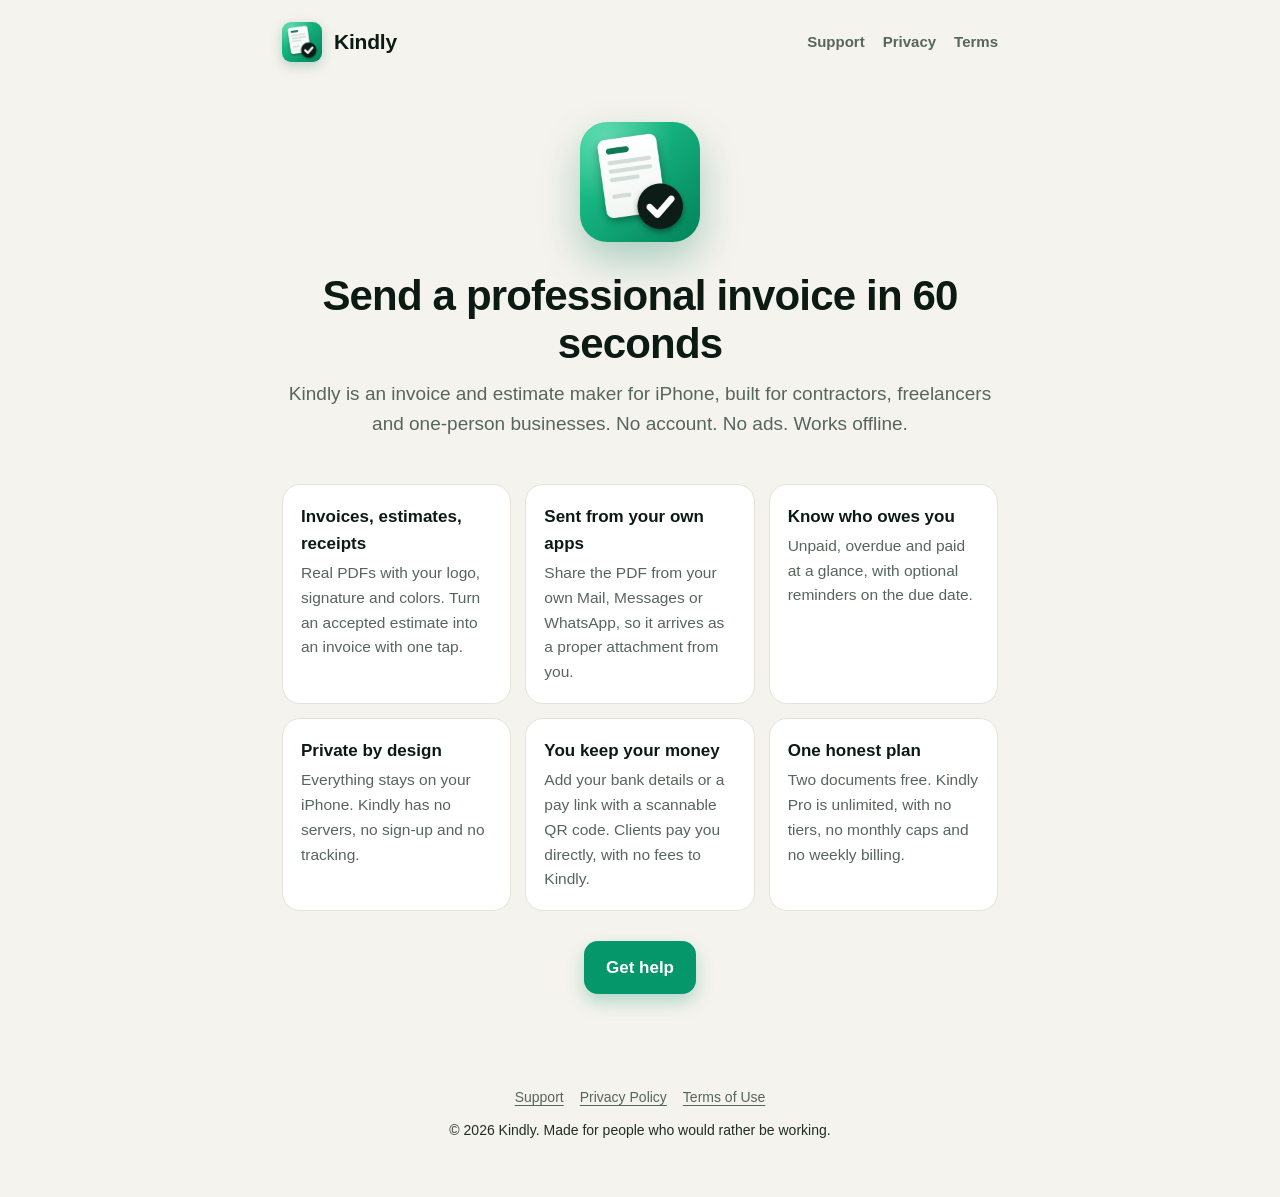
<file: index.html>
<!doctype html>
<html lang="en">
<head>
<meta charset="utf-8">
<meta name="viewport" content="width=device-width, initial-scale=1">
<title>Kindly — Invoice Maker for iPhone</title>
<meta name="description" content="Kindly is a fast, private invoice and estimate maker for iPhone. No account, no ads, works offline.">
<link rel="icon" href="icon.png">
<link rel="stylesheet" href="style.css">
</head>
<body>
<header class="site"><div class="wrap">
  <a class="brand" href="./"><img src="icon.png" alt=""><span>Kindly</span></a>
  <nav class="site"><a href="support.html">Support</a><a href="privacy.html">Privacy</a><a href="terms.html">Terms</a></nav>
</div></header>
<main><div class="wrap">
  <section class="hero">
    <img src="icon.png" alt="Kindly app icon">
    <h1>Send a professional invoice in 60 seconds</h1>
    <p class="lede">Kindly is an invoice and estimate maker for iPhone, built for contractors, freelancers and one-person businesses. No account. No ads. Works offline.</p>
  </section>
  <div class="grid">
    <div class="tile"><h3>Invoices, estimates, receipts</h3><p>Real PDFs with your logo, signature and colors. Turn an accepted estimate into an invoice with one tap.</p></div>
    <div class="tile"><h3>Sent from your own apps</h3><p>Share the PDF from your own Mail, Messages or WhatsApp, so it arrives as a proper attachment from you.</p></div>
    <div class="tile"><h3>Know who owes you</h3><p>Unpaid, overdue and paid at a glance, with optional reminders on the due date.</p></div>
    <div class="tile"><h3>Private by design</h3><p>Everything stays on your iPhone. Kindly has no servers, no sign-up and no tracking.</p></div>
    <div class="tile"><h3>You keep your money</h3><p>Add your bank details or a pay link with a scannable QR code. Clients pay you directly, with no fees to Kindly.</p></div>
    <div class="tile"><h3>One honest plan</h3><p>Two documents free. Kindly Pro is unlimited, with no tiers, no monthly caps and no weekly billing.</p></div>
  </div>
  <p style="text-align:center;margin-top:30px"><a class="button" href="support.html">Get help</a></p>
</div></main>
<footer class="site"><div class="wrap">
  <a href="support.html">Support</a><a href="privacy.html">Privacy Policy</a><a href="terms.html">Terms of Use</a>
  <p>© 2026 Kindly. Made for people who would rather be working.</p>
</div></footer>
</body>
</html>
</file>
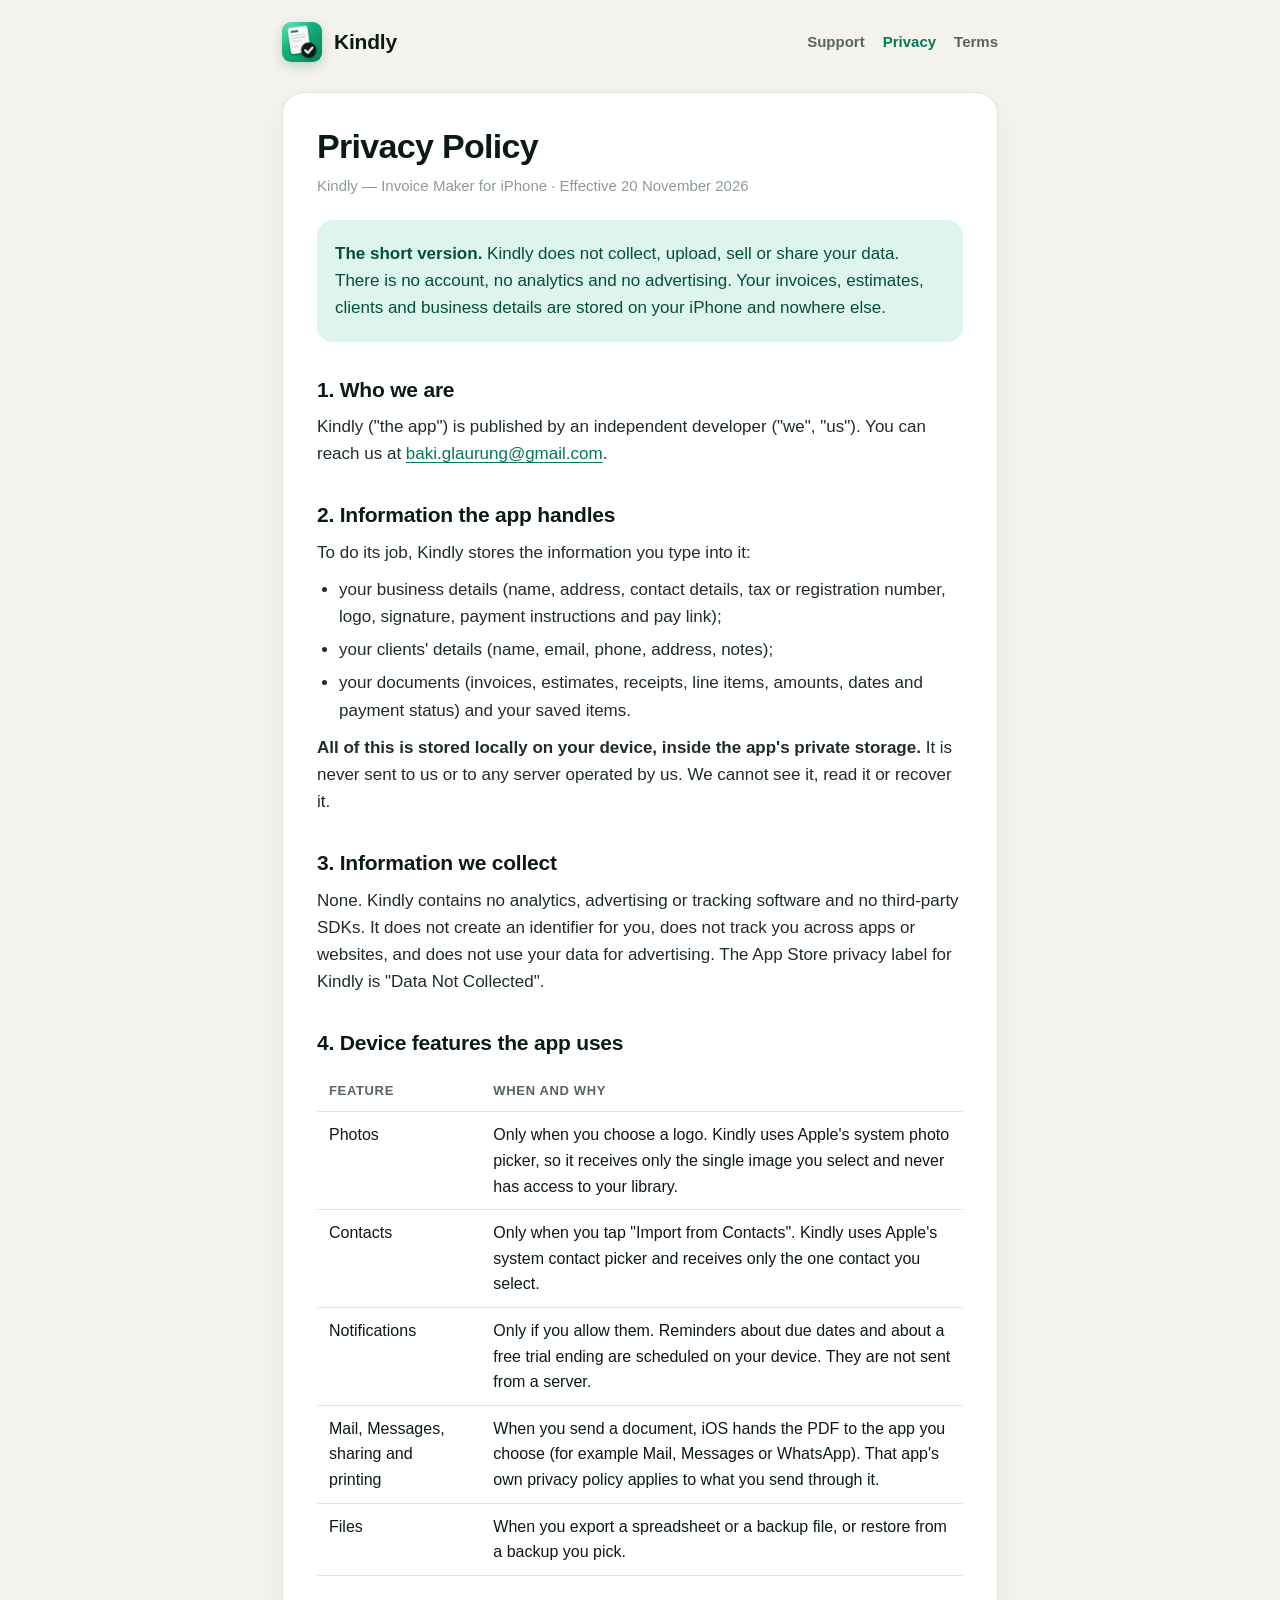
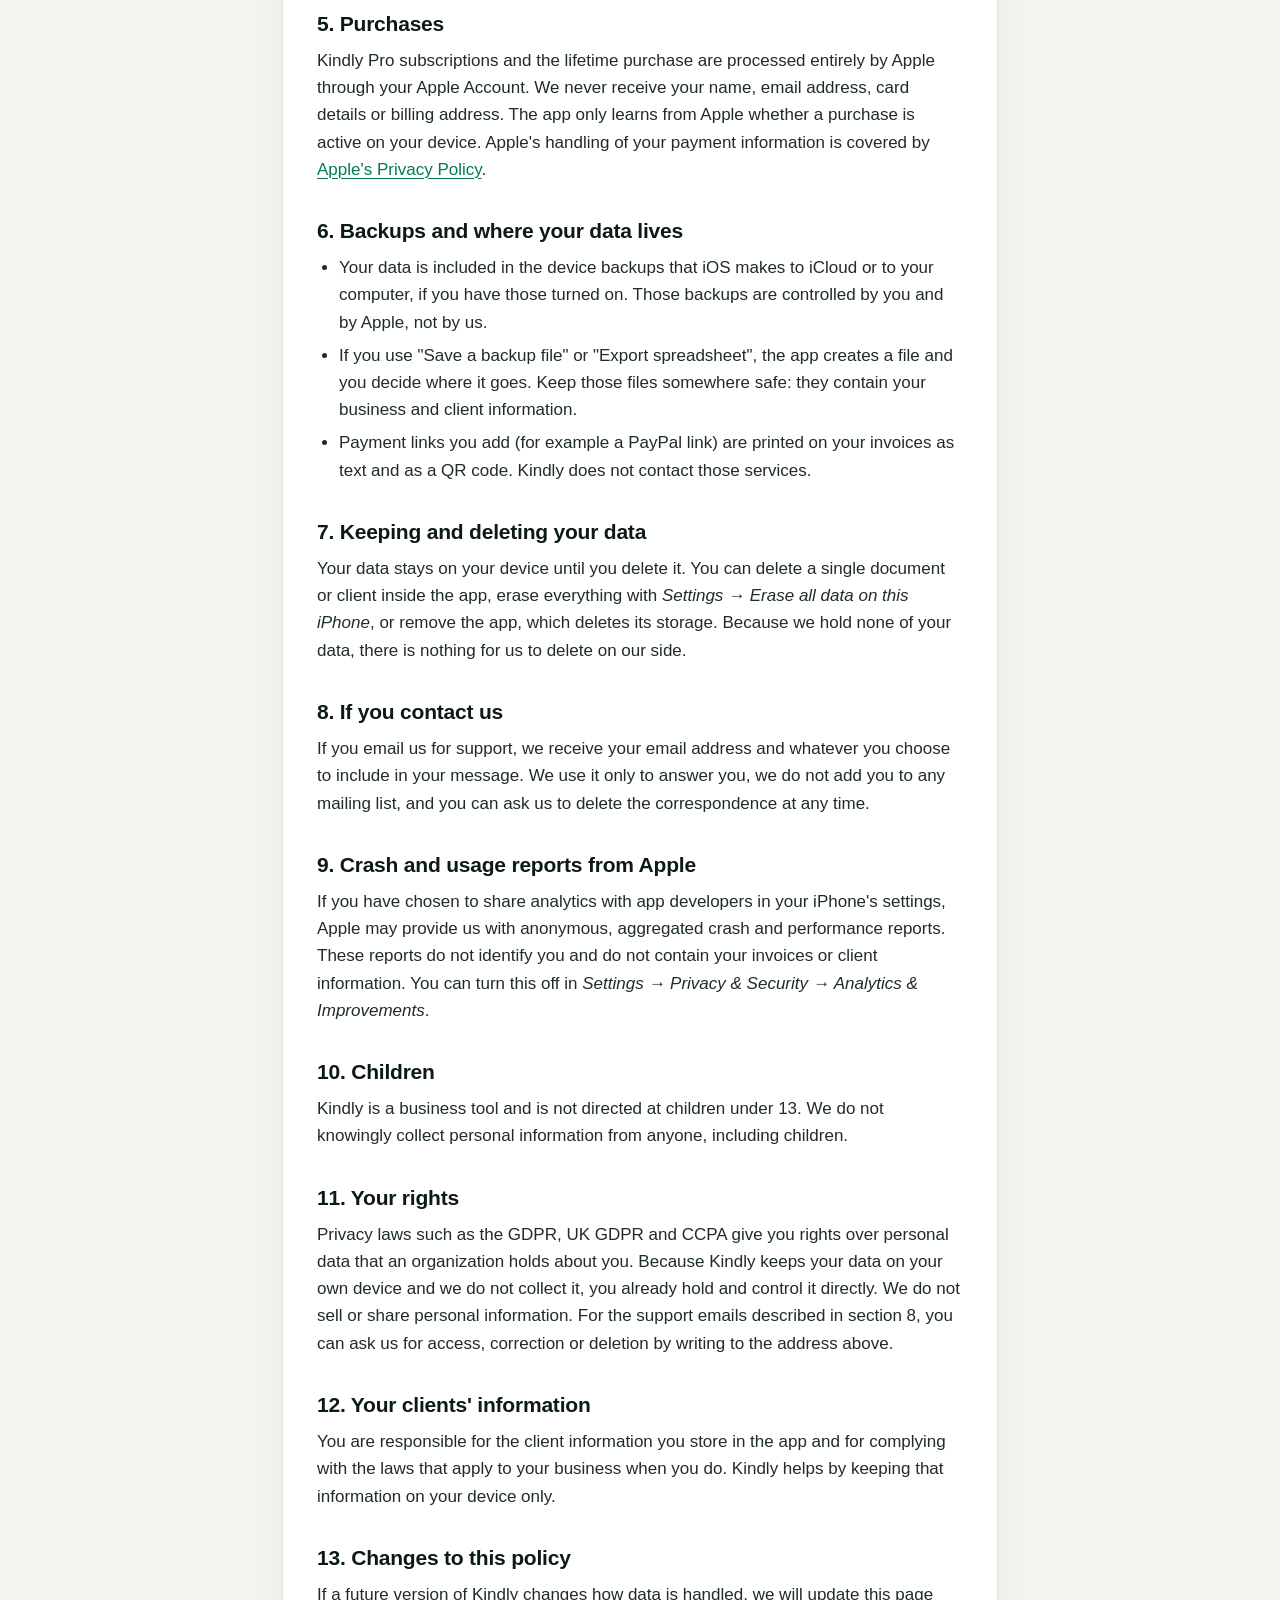
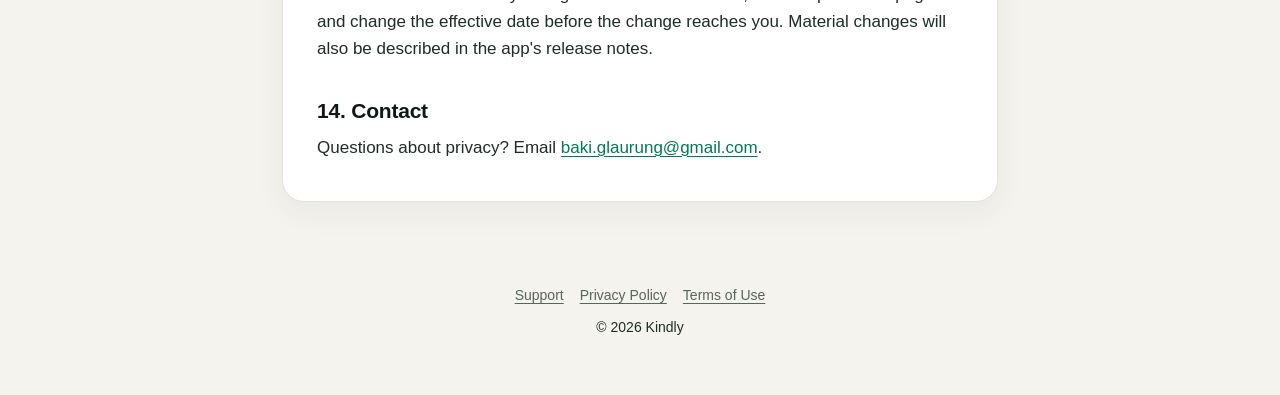
<file: privacy.html>
<!doctype html>
<html lang="en">
<head>
<meta charset="utf-8">
<meta name="viewport" content="width=device-width, initial-scale=1">
<title>Privacy Policy — Kindly Invoice Maker</title>
<meta name="description" content="Kindly does not collect your data. Your invoices, clients and business details stay on your iPhone.">
<link rel="icon" href="icon.png">
<link rel="stylesheet" href="style.css">
</head>
<body>
<header class="site"><div class="wrap">
  <a class="brand" href="./"><img src="icon.png" alt=""><span>Kindly</span></a>
  <nav class="site"><a href="support.html">Support</a><a href="privacy.html" aria-current="page">Privacy</a><a href="terms.html">Terms</a></nav>
</div></header>
<main><div class="wrap"><article class="card">
  <h1>Privacy Policy</h1>
  <p class="meta">Kindly — Invoice Maker for iPhone · Effective 20 November 2026</p>

  <div class="callout">
    <p><strong>The short version.</strong> Kindly does not collect, upload, sell or share your data. There is no account, no analytics and no advertising. Your invoices, estimates, clients and business details are stored on your iPhone and nowhere else.</p>
  </div>

  <h2>1. Who we are</h2>
  <p>Kindly ("the app") is published by an independent developer ("we", "us"). You can reach us at <a href="mailto:baki.glaurung@gmail.com">baki.glaurung@gmail.com</a>.</p>

  <h2>2. Information the app handles</h2>
  <p>To do its job, Kindly stores the information you type into it:</p>
  <ul>
    <li>your business details (name, address, contact details, tax or registration number, logo, signature, payment instructions and pay link);</li>
    <li>your clients' details (name, email, phone, address, notes);</li>
    <li>your documents (invoices, estimates, receipts, line items, amounts, dates and payment status) and your saved items.</li>
  </ul>
  <p><strong>All of this is stored locally on your device, inside the app's private storage.</strong> It is never sent to us or to any server operated by us. We cannot see it, read it or recover it.</p>

  <h2>3. Information we collect</h2>
  <p>None. Kindly contains no analytics, advertising or tracking software and no third-party SDKs. It does not create an identifier for you, does not track you across apps or websites, and does not use your data for advertising. The App Store privacy label for Kindly is "Data Not Collected".</p>

  <h2>4. Device features the app uses</h2>
  <table>
    <tr><th>Feature</th><th>When and why</th></tr>
    <tr><td>Photos</td><td>Only when you choose a logo. Kindly uses Apple's system photo picker, so it receives only the single image you select and never has access to your library.</td></tr>
    <tr><td>Contacts</td><td>Only when you tap "Import from Contacts". Kindly uses Apple's system contact picker and receives only the one contact you select.</td></tr>
    <tr><td>Notifications</td><td>Only if you allow them. Reminders about due dates and about a free trial ending are scheduled on your device. They are not sent from a server.</td></tr>
    <tr><td>Mail, Messages, sharing and printing</td><td>When you send a document, iOS hands the PDF to the app you choose (for example Mail, Messages or WhatsApp). That app's own privacy policy applies to what you send through it.</td></tr>
    <tr><td>Files</td><td>When you export a spreadsheet or a backup file, or restore from a backup you pick.</td></tr>
  </table>

  <h2>5. Purchases</h2>
  <p>Kindly Pro subscriptions and the lifetime purchase are processed entirely by Apple through your Apple Account. We never receive your name, email address, card details or billing address. The app only learns from Apple whether a purchase is active on your device. Apple's handling of your payment information is covered by <a href="https://www.apple.com/legal/privacy/">Apple's Privacy Policy</a>.</p>

  <h2>6. Backups and where your data lives</h2>
  <ul>
    <li>Your data is included in the device backups that iOS makes to iCloud or to your computer, if you have those turned on. Those backups are controlled by you and by Apple, not by us.</li>
    <li>If you use "Save a backup file" or "Export spreadsheet", the app creates a file and you decide where it goes. Keep those files somewhere safe: they contain your business and client information.</li>
    <li>Payment links you add (for example a PayPal link) are printed on your invoices as text and as a QR code. Kindly does not contact those services.</li>
  </ul>

  <h2>7. Keeping and deleting your data</h2>
  <p>Your data stays on your device until you delete it. You can delete a single document or client inside the app, erase everything with <em>Settings → Erase all data on this iPhone</em>, or remove the app, which deletes its storage. Because we hold none of your data, there is nothing for us to delete on our side.</p>

  <h2>8. If you contact us</h2>
  <p>If you email us for support, we receive your email address and whatever you choose to include in your message. We use it only to answer you, we do not add you to any mailing list, and you can ask us to delete the correspondence at any time.</p>

  <h2>9. Crash and usage reports from Apple</h2>
  <p>If you have chosen to share analytics with app developers in your iPhone's settings, Apple may provide us with anonymous, aggregated crash and performance reports. These reports do not identify you and do not contain your invoices or client information. You can turn this off in <em>Settings → Privacy &amp; Security → Analytics &amp; Improvements</em>.</p>

  <h2>10. Children</h2>
  <p>Kindly is a business tool and is not directed at children under 13. We do not knowingly collect personal information from anyone, including children.</p>

  <h2>11. Your rights</h2>
  <p>Privacy laws such as the GDPR, UK GDPR and CCPA give you rights over personal data that an organization holds about you. Because Kindly keeps your data on your own device and we do not collect it, you already hold and control it directly. We do not sell or share personal information. For the support emails described in section 8, you can ask us for access, correction or deletion by writing to the address above.</p>

  <h2>12. Your clients' information</h2>
  <p>You are responsible for the client information you store in the app and for complying with the laws that apply to your business when you do. Kindly helps by keeping that information on your device only.</p>

  <h2>13. Changes to this policy</h2>
  <p>If a future version of Kindly changes how data is handled, we will update this page and change the effective date before the change reaches you. Material changes will also be described in the app's release notes.</p>

  <h2>14. Contact</h2>
  <p>Questions about privacy? Email <a href="mailto:baki.glaurung@gmail.com">baki.glaurung@gmail.com</a>.</p>
</article></div></main>
<footer class="site"><div class="wrap">
  <a href="support.html">Support</a><a href="privacy.html">Privacy Policy</a><a href="terms.html">Terms of Use</a>
  <p>© 2026 Kindly</p>
</div></footer>
</body>
</html>
</file>
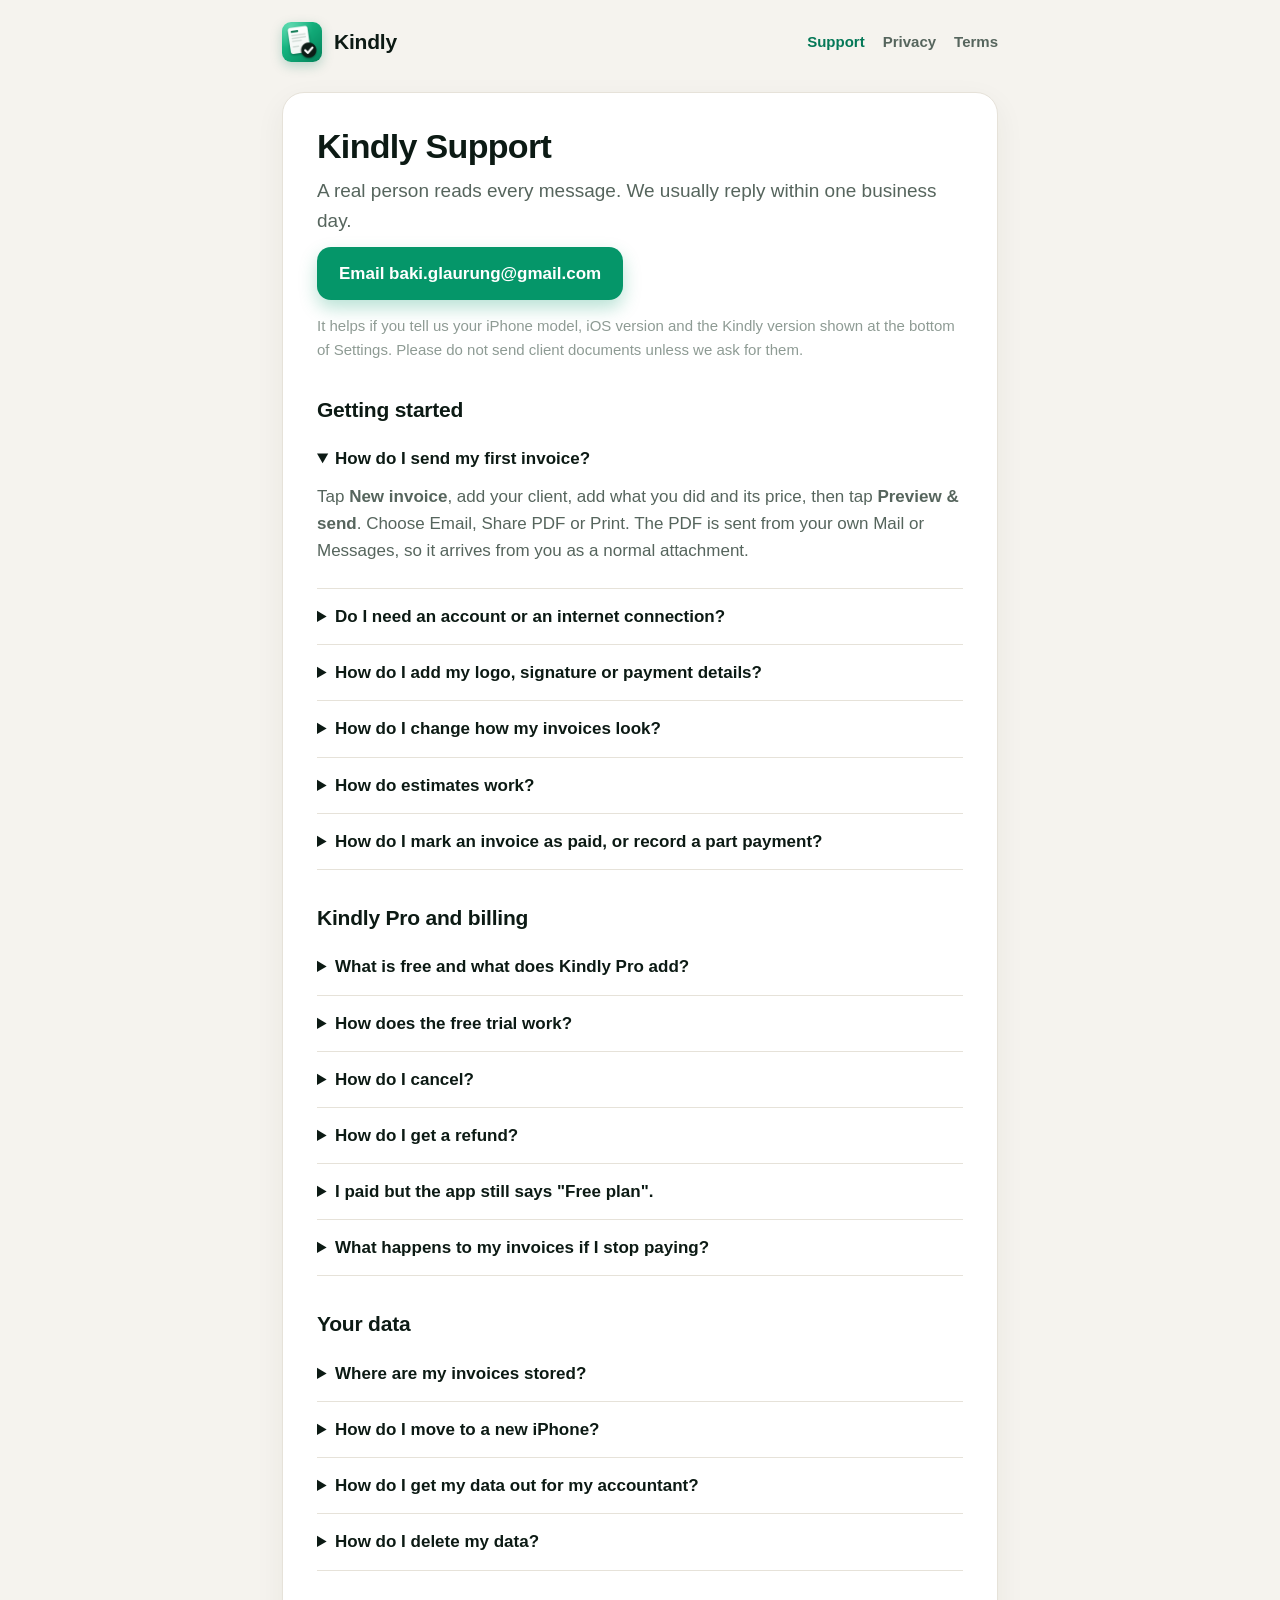
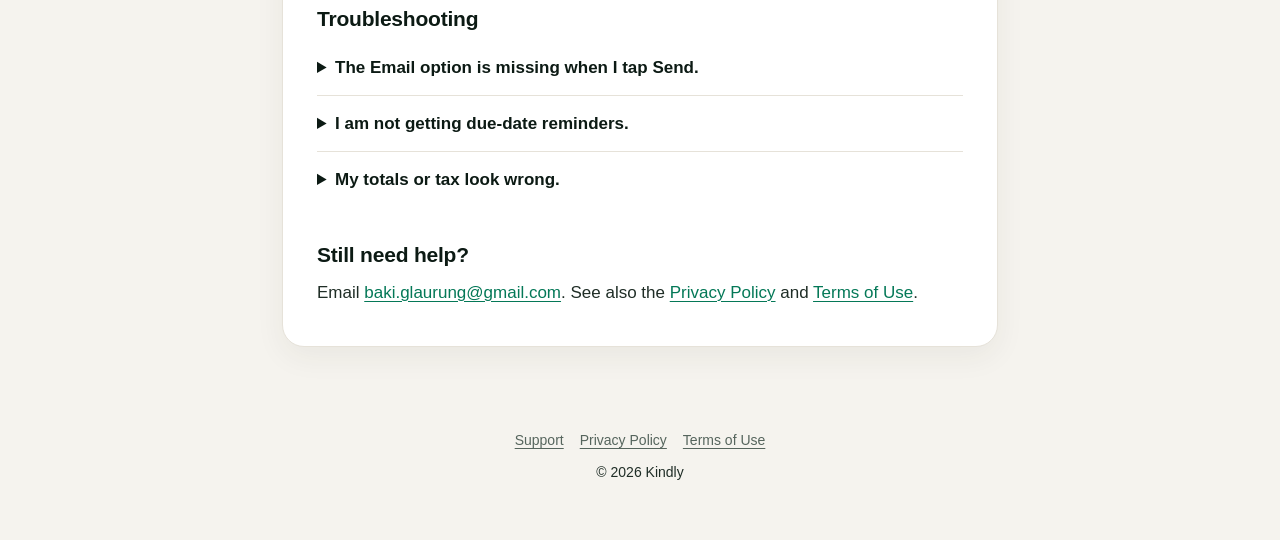
<file: support.html>
<!doctype html>
<html lang="en">
<head>
<meta charset="utf-8">
<meta name="viewport" content="width=device-width, initial-scale=1">
<title>Support — Kindly Invoice Maker</title>
<meta name="description" content="Help, answers and contact details for Kindly, the invoice and estimate maker for iPhone.">
<link rel="icon" href="icon.png">
<link rel="stylesheet" href="style.css">
</head>
<body>
<header class="site"><div class="wrap">
  <a class="brand" href="./"><img src="icon.png" alt=""><span>Kindly</span></a>
  <nav class="site"><a href="support.html" aria-current="page">Support</a><a href="privacy.html">Privacy</a><a href="terms.html">Terms</a></nav>
</div></header>
<main><div class="wrap"><article class="card">
  <h1>Kindly Support</h1>
  <p class="lede">A real person reads every message. We usually reply within one business day.</p>
  <p><a class="button" href="mailto:baki.glaurung@gmail.com?subject=Kindly%20support">Email baki.glaurung@gmail.com</a></p>
  <p class="meta" style="margin-top:14px">It helps if you tell us your iPhone model, iOS version and the Kindly version shown at the bottom of Settings. Please do not send client documents unless we ask for them.</p>

  <h2>Getting started</h2>
  <details open>
    <summary>How do I send my first invoice?</summary>
    <p>Tap <strong>New invoice</strong>, add your client, add what you did and its price, then tap <strong>Preview &amp; send</strong>. Choose Email, Share PDF or Print. The PDF is sent from your own Mail or Messages, so it arrives from you as a normal attachment.</p>
  </details>
  <details>
    <summary>Do I need an account or an internet connection?</summary>
    <p>No. Kindly has no account and works offline. You only need a connection when you actually send an email or message, or when you buy or restore Kindly Pro.</p>
  </details>
  <details>
    <summary>How do I add my logo, signature or payment details?</summary>
    <p>Open <strong>Settings → Business details</strong> for your logo and signature, and <strong>Settings → Payment details</strong> for bank details or a pay link. A pay link is also printed as a "Scan to pay" QR code on unpaid invoices.</p>
  </details>
  <details>
    <summary>How do I change how my invoices look?</summary>
    <p>Open <strong>Settings → Invoice style</strong>, or the <strong>⋯</strong> menu on any document and choose <strong>Change style</strong>. Pick one of five templates and an accent color. The style applies to all your documents.</p>
  </details>
  <details>
    <summary>How do estimates work?</summary>
    <p>Create an estimate in the <strong>Estimates</strong> tab and send it. When your client accepts, open it and tap <strong>To invoice</strong>. Kindly copies everything into a new invoice.</p>
  </details>
  <details>
    <summary>How do I mark an invoice as paid, or record a part payment?</summary>
    <p>Open the invoice and tap <strong>Mark paid</strong>. Change the amount to record a part payment. A fully paid invoice becomes a receipt you can send. You can also swipe right on an invoice in the list.</p>
  </details>

  <h2>Kindly Pro and billing</h2>
  <details>
    <summary>What is free and what does Kindly Pro add?</summary>
    <p>Everything in Kindly is free to try, and you can send two documents at no cost. Kindly Pro makes that unlimited. There are no tiers and no monthly caps.</p>
  </details>
  <details>
    <summary>How does the free trial work?</summary>
    <p>The yearly plan starts with a 7-day free trial for new subscribers. You are not charged during the trial. If you allow notifications, Kindly reminds you two days before it ends. If you do not cancel at least 24 hours before the end, the yearly plan begins and Apple charges the price shown when you started.</p>
  </details>
  <details>
    <summary>How do I cancel?</summary>
    <p>On your iPhone open <strong>Settings → your name → Subscriptions → Kindly</strong> and tap <strong>Cancel Subscription</strong>, or use <strong>Settings → Manage subscription</strong> inside Kindly. Deleting the app does not cancel a subscription. After cancelling you keep Kindly Pro until the end of the period you paid for, and your documents stay on your iPhone.</p>
  </details>
  <details>
    <summary>How do I get a refund?</summary>
    <p>Purchases are handled by Apple. Request a refund at <a href="https://reportaproblem.apple.com">reportaproblem.apple.com</a>, sign in, choose "Request a refund" and pick Kindly. We cannot issue refunds ourselves, but email us if you get stuck and we will help.</p>
  </details>
  <details>
    <summary>I paid but the app still says "Free plan".</summary>
    <p>Open <strong>Settings → Restore purchases</strong> while signed in to the Apple Account you bought with. If that does not help, email us and include the receipt email from Apple.</p>
  </details>
  <details>
    <summary>What happens to my invoices if I stop paying?</summary>
    <p>Nothing is locked. Everything you created stays viewable, and documents you already sent can still be opened, shared and exported. Sending new documents beyond the free allowance needs Kindly Pro.</p>
  </details>

  <h2>Your data</h2>
  <details>
    <summary>Where are my invoices stored?</summary>
    <p>On your iPhone only. Kindly has no servers. Your data is included in your normal iCloud or computer backup of the iPhone.</p>
  </details>
  <details>
    <summary>How do I move to a new iPhone?</summary>
    <p>If you restore the new iPhone from an iCloud or computer backup, Kindly's data comes with it. You can also use <strong>Settings → Save a backup file</strong> on the old phone, send the file to the new one, and use <strong>Settings → Restore from a backup</strong>. Then tap <strong>Restore purchases</strong>.</p>
  </details>
  <details>
    <summary>How do I get my data out for my accountant?</summary>
    <p>Use <strong>Settings → Export spreadsheet (CSV)</strong>. It lists every invoice and estimate with dates, totals, tax and payment status, and opens in Excel, Numbers or Google Sheets.</p>
  </details>
  <details>
    <summary>How do I delete my data?</summary>
    <p>Use <strong>Settings → Erase all data on this iPhone</strong>, or delete the app. We hold none of your data, so there is nothing else to remove.</p>
  </details>

  <h2>Troubleshooting</h2>
  <details>
    <summary>The Email option is missing when I tap Send.</summary>
    <p>The Email option appears when Apple's Mail app is set up on your iPhone. If you use another mail app, tap <strong>Share PDF</strong> and choose it from the share sheet.</p>
  </details>
  <details>
    <summary>I am not getting due-date reminders.</summary>
    <p>Check that <strong>Settings → Due-date reminders</strong> is on inside Kindly and that notifications are allowed in <strong>iPhone Settings → Notifications → Kindly</strong>. Reminders are set when you send an invoice that has a due date.</p>
  </details>
  <details>
    <summary>My totals or tax look wrong.</summary>
    <p>Open the document's Edit tab and check the tax rate, the discount, and whether each item is marked taxable. If it still looks wrong, email us a description of the items and rates and we will look into it.</p>
  </details>

  <h2>Still need help?</h2>
  <p>Email <a href="mailto:baki.glaurung@gmail.com?subject=Kindly%20support">baki.glaurung@gmail.com</a>. See also the <a href="privacy.html">Privacy Policy</a> and <a href="terms.html">Terms of Use</a>.</p>
</article></div></main>
<footer class="site"><div class="wrap">
  <a href="support.html">Support</a><a href="privacy.html">Privacy Policy</a><a href="terms.html">Terms of Use</a>
  <p>© 2026 Kindly</p>
</div></footer>
</body>
</html>
</file>
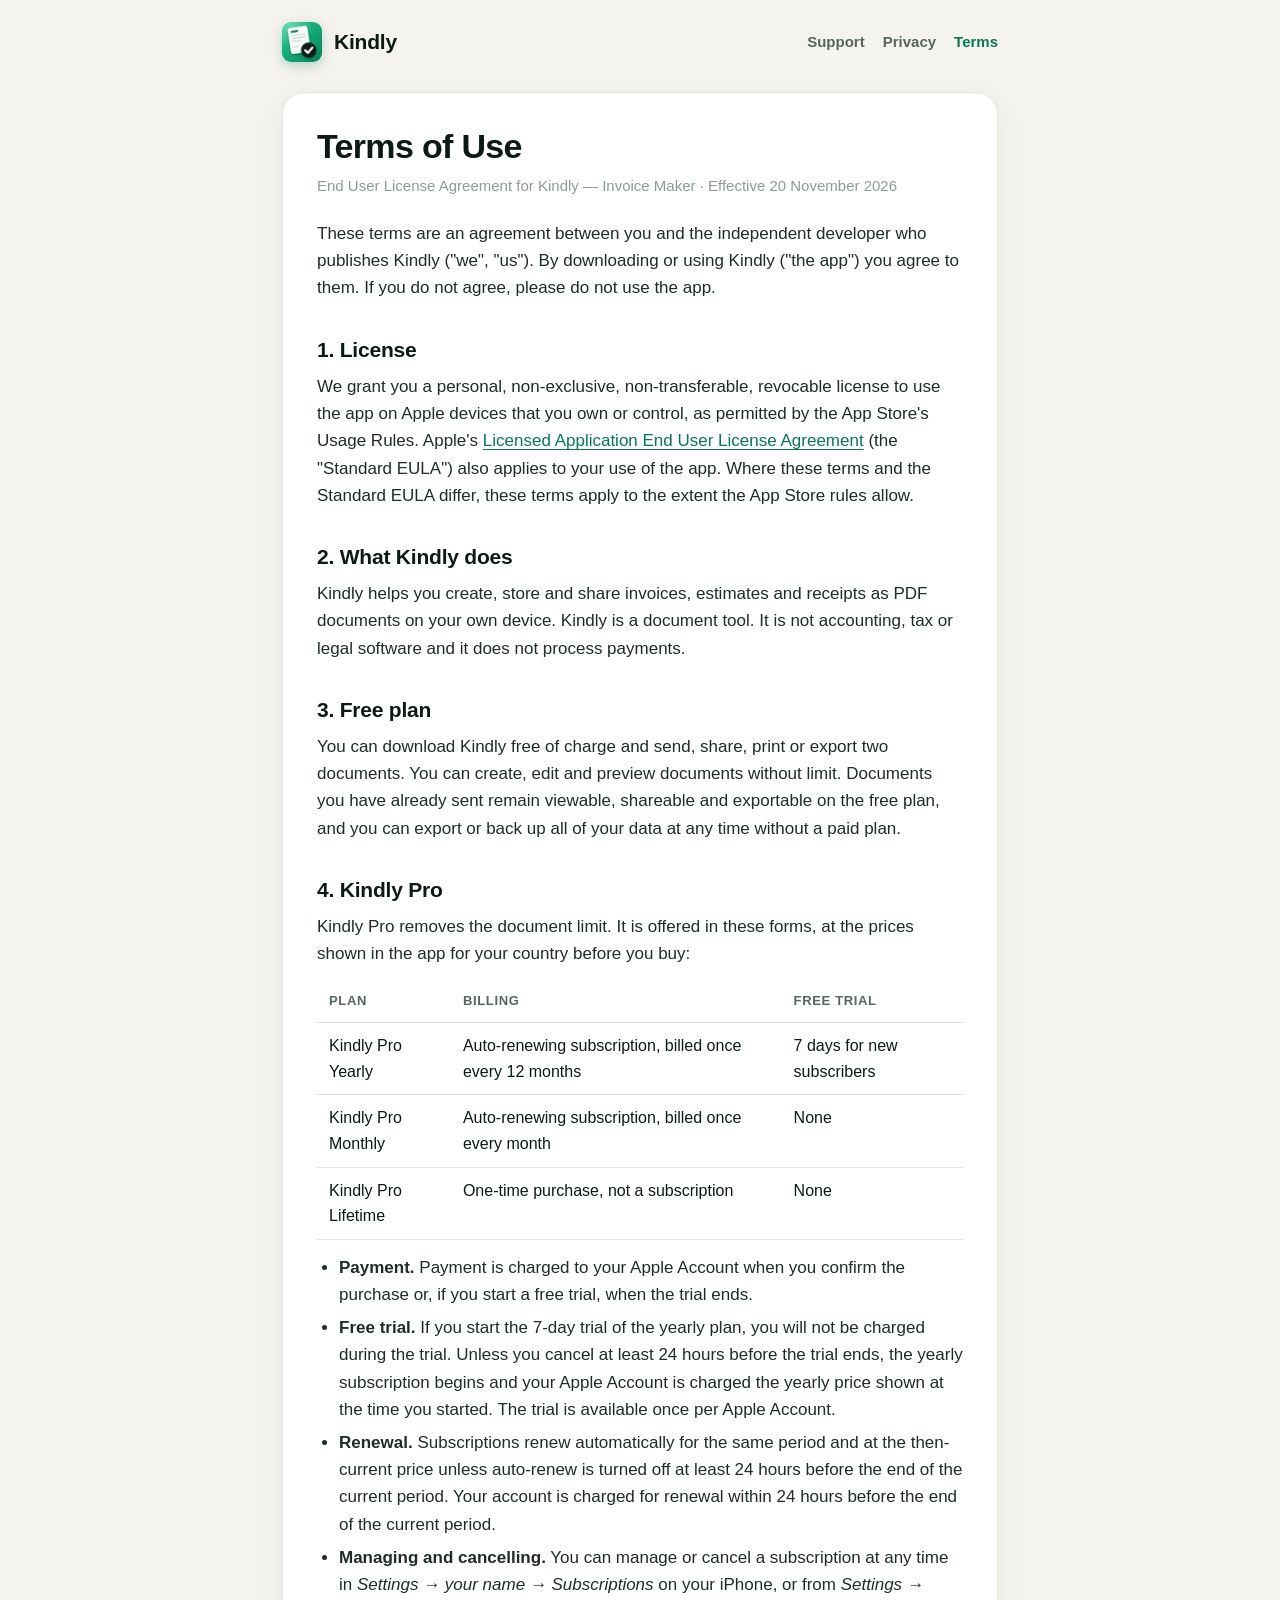
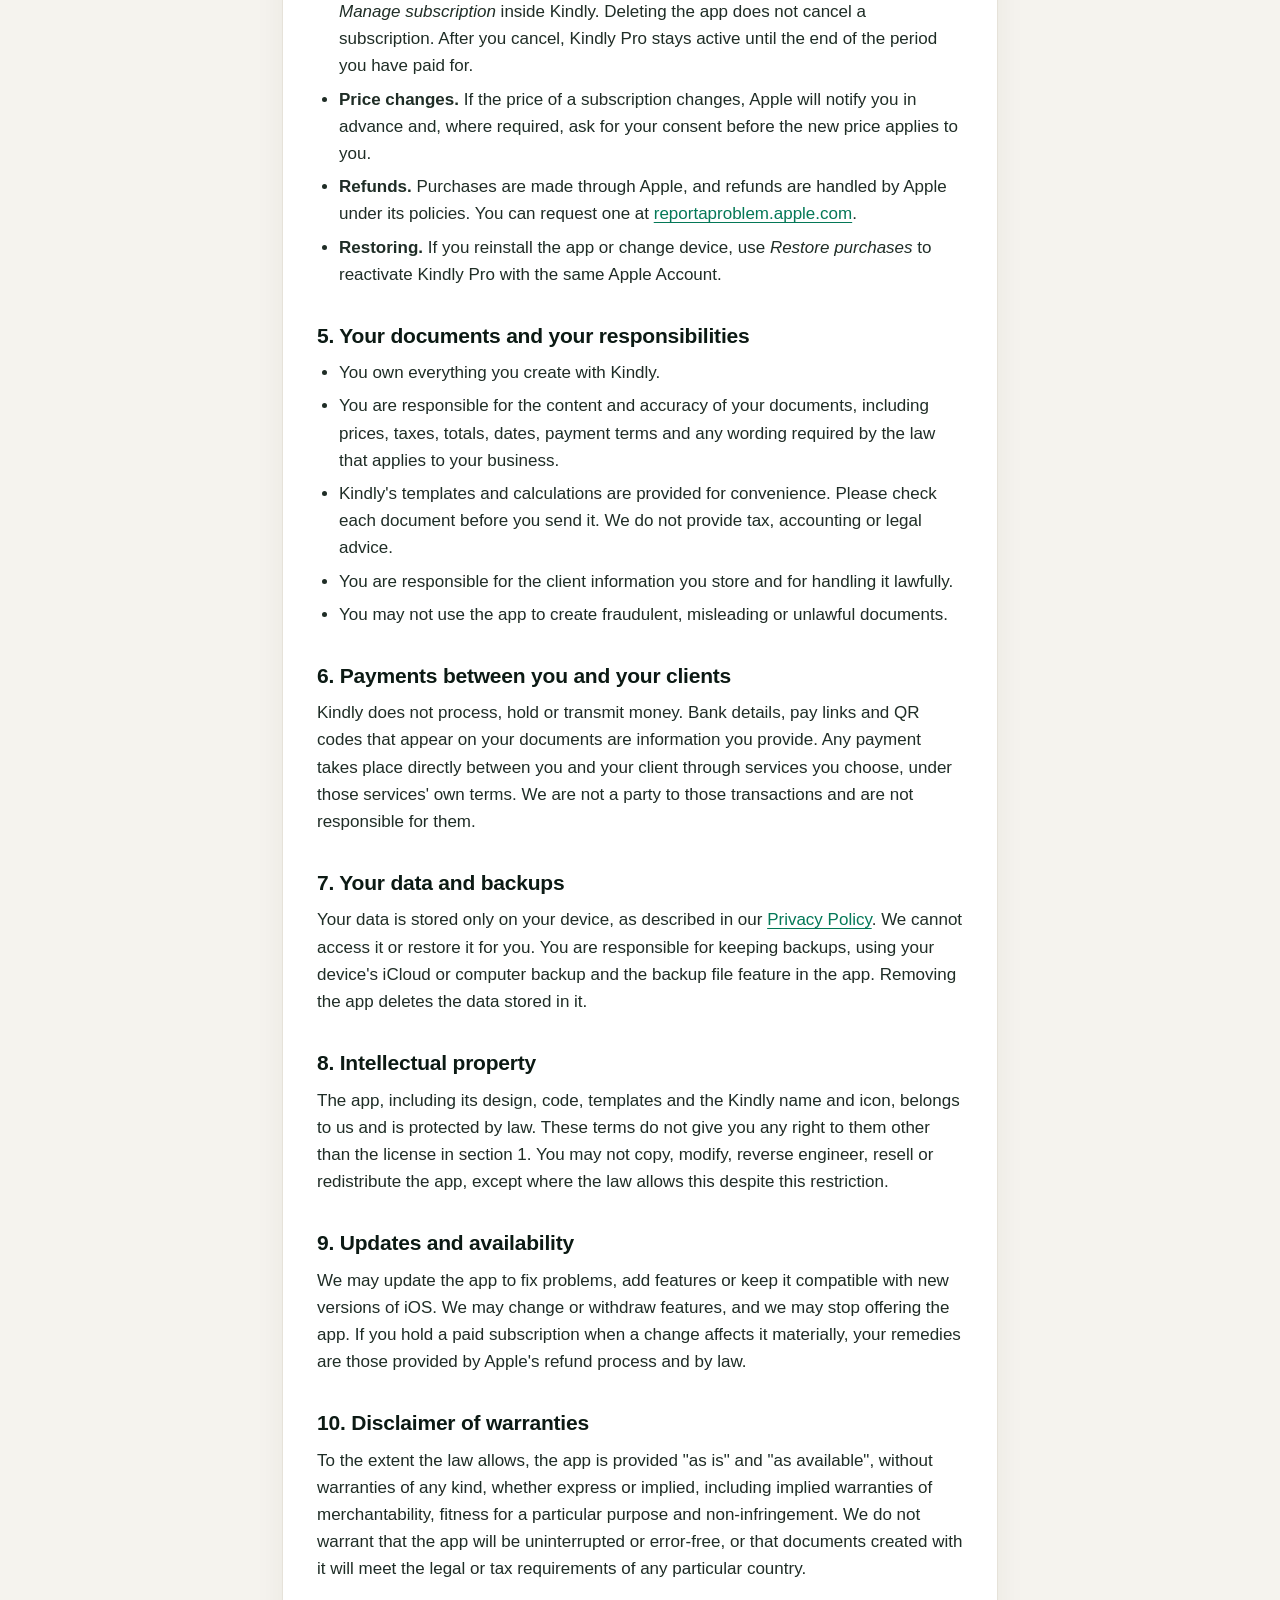
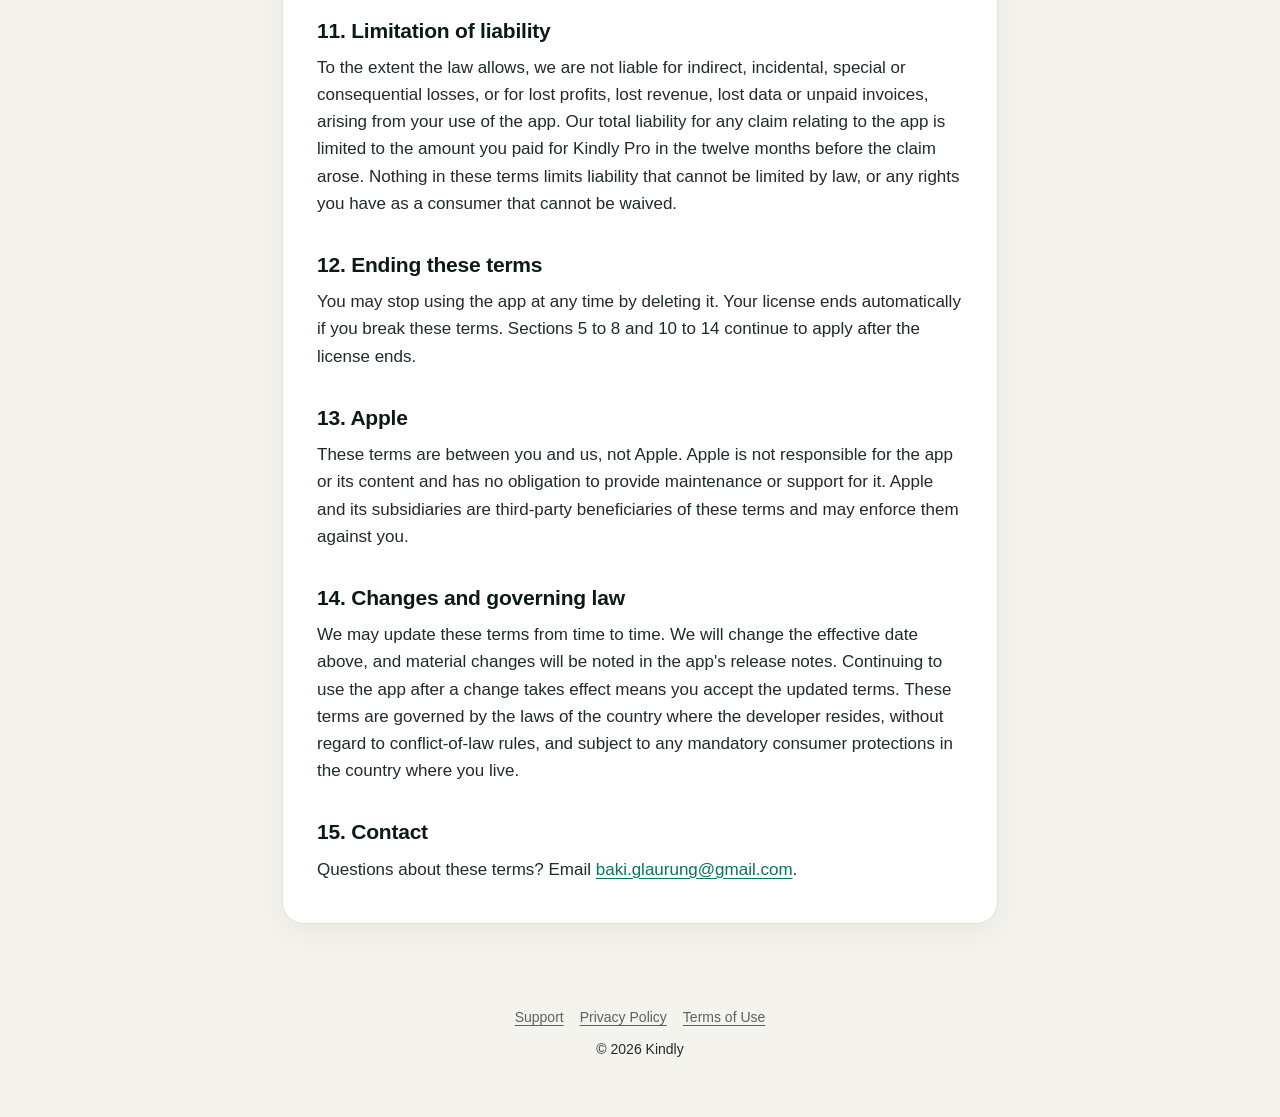
<file: terms.html>
<!doctype html>
<html lang="en">
<head>
<meta charset="utf-8">
<meta name="viewport" content="width=device-width, initial-scale=1">
<title>Terms of Use — Kindly Invoice Maker</title>
<meta name="description" content="Terms of Use (EULA) for Kindly, including Kindly Pro subscription terms.">
<link rel="icon" href="icon.png">
<link rel="stylesheet" href="style.css">
</head>
<body>
<header class="site"><div class="wrap">
  <a class="brand" href="./"><img src="icon.png" alt=""><span>Kindly</span></a>
  <nav class="site"><a href="support.html">Support</a><a href="privacy.html">Privacy</a><a href="terms.html" aria-current="page">Terms</a></nav>
</div></header>
<main><div class="wrap"><article class="card">
  <h1>Terms of Use</h1>
  <p class="meta">End User License Agreement for Kindly — Invoice Maker · Effective 20 November 2026</p>

  <p>These terms are an agreement between you and the independent developer who publishes Kindly ("we", "us"). By downloading or using Kindly ("the app") you agree to them. If you do not agree, please do not use the app.</p>

  <h2>1. License</h2>
  <p>We grant you a personal, non-exclusive, non-transferable, revocable license to use the app on Apple devices that you own or control, as permitted by the App Store's Usage Rules. Apple's <a href="https://www.apple.com/legal/internet-services/itunes/dev/stdeula/">Licensed Application End User License Agreement</a> (the "Standard EULA") also applies to your use of the app. Where these terms and the Standard EULA differ, these terms apply to the extent the App Store rules allow.</p>

  <h2>2. What Kindly does</h2>
  <p>Kindly helps you create, store and share invoices, estimates and receipts as PDF documents on your own device. Kindly is a document tool. It is not accounting, tax or legal software and it does not process payments.</p>

  <h2>3. Free plan</h2>
  <p>You can download Kindly free of charge and send, share, print or export two documents. You can create, edit and preview documents without limit. Documents you have already sent remain viewable, shareable and exportable on the free plan, and you can export or back up all of your data at any time without a paid plan.</p>

  <h2>4. Kindly Pro</h2>
  <p>Kindly Pro removes the document limit. It is offered in these forms, at the prices shown in the app for your country before you buy:</p>
  <table>
    <tr><th>Plan</th><th>Billing</th><th>Free trial</th></tr>
    <tr><td>Kindly Pro Yearly</td><td>Auto-renewing subscription, billed once every 12 months</td><td>7 days for new subscribers</td></tr>
    <tr><td>Kindly Pro Monthly</td><td>Auto-renewing subscription, billed once every month</td><td>None</td></tr>
    <tr><td>Kindly Pro Lifetime</td><td>One-time purchase, not a subscription</td><td>None</td></tr>
  </table>
  <ul>
    <li><strong>Payment.</strong> Payment is charged to your Apple Account when you confirm the purchase or, if you start a free trial, when the trial ends.</li>
    <li><strong>Free trial.</strong> If you start the 7-day trial of the yearly plan, you will not be charged during the trial. Unless you cancel at least 24 hours before the trial ends, the yearly subscription begins and your Apple Account is charged the yearly price shown at the time you started. The trial is available once per Apple Account.</li>
    <li><strong>Renewal.</strong> Subscriptions renew automatically for the same period and at the then-current price unless auto-renew is turned off at least 24 hours before the end of the current period. Your account is charged for renewal within 24 hours before the end of the current period.</li>
    <li><strong>Managing and cancelling.</strong> You can manage or cancel a subscription at any time in <em>Settings → your name → Subscriptions</em> on your iPhone, or from <em>Settings → Manage subscription</em> inside Kindly. Deleting the app does not cancel a subscription. After you cancel, Kindly Pro stays active until the end of the period you have paid for.</li>
    <li><strong>Price changes.</strong> If the price of a subscription changes, Apple will notify you in advance and, where required, ask for your consent before the new price applies to you.</li>
    <li><strong>Refunds.</strong> Purchases are made through Apple, and refunds are handled by Apple under its policies. You can request one at <a href="https://reportaproblem.apple.com">reportaproblem.apple.com</a>.</li>
    <li><strong>Restoring.</strong> If you reinstall the app or change device, use <em>Restore purchases</em> to reactivate Kindly Pro with the same Apple Account.</li>
  </ul>

  <h2>5. Your documents and your responsibilities</h2>
  <ul>
    <li>You own everything you create with Kindly.</li>
    <li>You are responsible for the content and accuracy of your documents, including prices, taxes, totals, dates, payment terms and any wording required by the law that applies to your business.</li>
    <li>Kindly's templates and calculations are provided for convenience. Please check each document before you send it. We do not provide tax, accounting or legal advice.</li>
    <li>You are responsible for the client information you store and for handling it lawfully.</li>
    <li>You may not use the app to create fraudulent, misleading or unlawful documents.</li>
  </ul>

  <h2>6. Payments between you and your clients</h2>
  <p>Kindly does not process, hold or transmit money. Bank details, pay links and QR codes that appear on your documents are information you provide. Any payment takes place directly between you and your client through services you choose, under those services' own terms. We are not a party to those transactions and are not responsible for them.</p>

  <h2>7. Your data and backups</h2>
  <p>Your data is stored only on your device, as described in our <a href="privacy.html">Privacy Policy</a>. We cannot access it or restore it for you. You are responsible for keeping backups, using your device's iCloud or computer backup and the backup file feature in the app. Removing the app deletes the data stored in it.</p>

  <h2>8. Intellectual property</h2>
  <p>The app, including its design, code, templates and the Kindly name and icon, belongs to us and is protected by law. These terms do not give you any right to them other than the license in section 1. You may not copy, modify, reverse engineer, resell or redistribute the app, except where the law allows this despite this restriction.</p>

  <h2>9. Updates and availability</h2>
  <p>We may update the app to fix problems, add features or keep it compatible with new versions of iOS. We may change or withdraw features, and we may stop offering the app. If you hold a paid subscription when a change affects it materially, your remedies are those provided by Apple's refund process and by law.</p>

  <h2>10. Disclaimer of warranties</h2>
  <p>To the extent the law allows, the app is provided "as is" and "as available", without warranties of any kind, whether express or implied, including implied warranties of merchantability, fitness for a particular purpose and non-infringement. We do not warrant that the app will be uninterrupted or error-free, or that documents created with it will meet the legal or tax requirements of any particular country.</p>

  <h2>11. Limitation of liability</h2>
  <p>To the extent the law allows, we are not liable for indirect, incidental, special or consequential losses, or for lost profits, lost revenue, lost data or unpaid invoices, arising from your use of the app. Our total liability for any claim relating to the app is limited to the amount you paid for Kindly Pro in the twelve months before the claim arose. Nothing in these terms limits liability that cannot be limited by law, or any rights you have as a consumer that cannot be waived.</p>

  <h2>12. Ending these terms</h2>
  <p>You may stop using the app at any time by deleting it. Your license ends automatically if you break these terms. Sections 5 to 8 and 10 to 14 continue to apply after the license ends.</p>

  <h2>13. Apple</h2>
  <p>These terms are between you and us, not Apple. Apple is not responsible for the app or its content and has no obligation to provide maintenance or support for it. Apple and its subsidiaries are third-party beneficiaries of these terms and may enforce them against you.</p>

  <h2>14. Changes and governing law</h2>
  <p>We may update these terms from time to time. We will change the effective date above, and material changes will be noted in the app's release notes. Continuing to use the app after a change takes effect means you accept the updated terms. These terms are governed by the laws of the country where the developer resides, without regard to conflict-of-law rules, and subject to any mandatory consumer protections in the country where you live.</p>

  <h2>15. Contact</h2>
  <p>Questions about these terms? Email <a href="mailto:baki.glaurung@gmail.com">baki.glaurung@gmail.com</a>.</p>
</article></div></main>
<footer class="site"><div class="wrap">
  <a href="support.html">Support</a><a href="privacy.html">Privacy Policy</a><a href="terms.html">Terms of Use</a>
  <p>© 2026 Kindly</p>
</div></footer>
</body>
</html>
</file>
<file: style.css>
:root {
  --brand: #059669;
  --brand-deep: #047857;
  --brand-soft: #ddf5ea;
  --ink: #0c1a14;
  --ink-2: #56655d;
  --ink-3: #8e9b94;
  --paper: #f5f3ee;
  --card: #ffffff;
  --line: #e6e2d9;
}
* { box-sizing: border-box; }
html { -webkit-text-size-adjust: 100%; }
body {
  margin: 0;
  background: var(--paper);
  color: var(--ink);
  font: 17px/1.6 -apple-system, BlinkMacSystemFont, "SF Pro Text", "Segoe UI", Roboto, Helvetica, Arial, sans-serif;
  -webkit-font-smoothing: antialiased;
}
a { color: var(--brand-deep); text-decoration-thickness: 1px; text-underline-offset: 3px; }
a:hover { color: var(--brand); }
.wrap { max-width: 760px; margin: 0 auto; padding: 0 22px; }
header.site { padding: 22px 0; }
header.site .wrap { display: flex; align-items: center; justify-content: space-between; gap: 16px; }
.brand { display: flex; align-items: center; gap: 12px; text-decoration: none; color: var(--ink); font-weight: 800; font-size: 21px; letter-spacing: -0.01em; }
.brand img { width: 40px; height: 40px; border-radius: 9px; box-shadow: 0 4px 12px rgba(4, 120, 87, 0.25); }
nav.site a { margin-left: 18px; font-size: 15px; font-weight: 600; color: var(--ink-2); text-decoration: none; }
nav.site a:hover, nav.site a[aria-current="page"] { color: var(--brand-deep); }
main { padding: 8px 0 56px; }
.card { background: var(--card); border: 1px solid var(--line); border-radius: 22px; padding: 34px 34px 30px; box-shadow: 0 10px 30px rgba(59, 52, 35, 0.06); }
h1 { font-size: 34px; line-height: 1.15; letter-spacing: -0.02em; margin: 0 0 8px; }
h2 { font-size: 21px; line-height: 1.3; letter-spacing: -0.01em; margin: 34px 0 8px; }
h3 { font-size: 17px; margin: 22px 0 4px; }
p, li { color: #1f2d26; }
p { margin: 10px 0; }
ul, ol { padding-left: 22px; margin: 10px 0; }
li { margin: 6px 0; }
.meta { color: var(--ink-3); font-size: 15px; margin: 0 0 22px; }
.lede { font-size: 19px; color: var(--ink-2); }
.callout { background: var(--brand-soft); border-radius: 16px; padding: 16px 18px; margin: 20px 0; }
.callout p { margin: 4px 0; color: #064e3b; }
.callout strong { color: #064e3b; }
table { width: 100%; border-collapse: collapse; margin: 14px 0; font-size: 16px; }
th, td { text-align: left; padding: 10px 12px; border-bottom: 1px solid var(--line); vertical-align: top; }
th { font-size: 13px; text-transform: uppercase; letter-spacing: 0.05em; color: var(--ink-2); }
.button { display: inline-block; background: var(--brand); color: #fff; text-decoration: none; font-weight: 700; padding: 13px 22px; border-radius: 14px; box-shadow: 0 8px 18px rgba(5, 150, 105, 0.28); }
.button:hover { background: var(--brand-deep); color: #fff; }
.hero { text-align: center; padding: 30px 0 8px; }
.hero img { width: 120px; height: 120px; border-radius: 27px; box-shadow: 0 18px 40px rgba(4, 120, 87, 0.3); }
.hero h1 { font-size: 42px; margin-top: 22px; }
.grid { display: grid; grid-template-columns: repeat(auto-fit, minmax(210px, 1fr)); gap: 14px; margin: 26px 0 6px; }
.tile { background: var(--card); border: 1px solid var(--line); border-radius: 18px; padding: 18px; }
.tile h3 { margin: 0 0 4px; }
.tile p { margin: 0; color: var(--ink-2); font-size: 15.5px; }
details { border-bottom: 1px solid var(--line); padding: 14px 0; }
details:last-of-type { border-bottom: 0; }
summary { cursor: pointer; font-weight: 700; font-size: 17px; }
details p { color: var(--ink-2); }
footer.site { padding: 26px 0 46px; color: var(--ink-3); font-size: 14px; text-align: center; }
footer.site a { color: var(--ink-2); margin: 0 8px; }
@media (max-width: 560px) {
  .card { padding: 24px 20px; border-radius: 18px; }
  h1 { font-size: 28px; }
  .hero h1 { font-size: 32px; }
  nav.site a { margin-left: 12px; font-size: 14px; }
  .brand span { display: none; }
}
</file>
